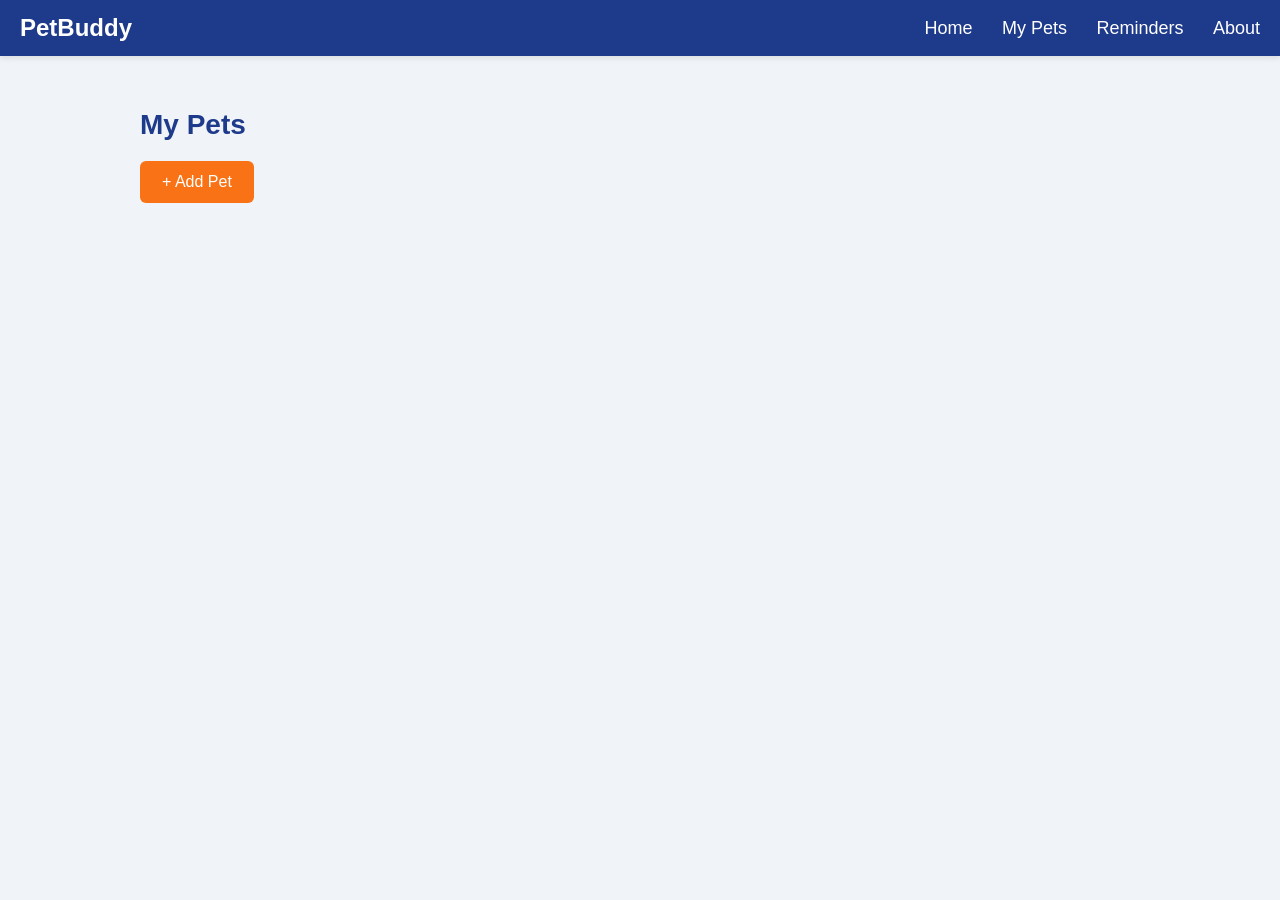
<file: webpage/index.html>
<!DOCTYPE html>
<html lang="en">
<head>
    <meta charset="UTF-8">
    <meta name="viewport" content="width=device-width, initial-scale=1.0">
    <title>Document</title>
</head>
<body>
    <!DOCTYPE html>
<html lang="en">
<head>
    <meta charset="UTF-8">
    <meta name="viewport" content="width=device-width, initial-scale=1">
    <title>PetBuddy - Pet Care Assistant</title>

    <link rel="stylesheet" href="style.css">

    <script src="https://ajax.googleapis.com/ajax/libs/jquery/3.7.1/jquery.min.js"></script>
</head>
<body>
    
    <header>
        <div class="logo">PetBuddy</div>

        <div class="hamburger">&#9776;</div>

        <nav class="desktop-nav">
            <a href="#">Home</a>
            <a href="#">My Pets</a>
            <a href="#">Reminders</a>
            <a href="#">About</a>
        </nav>
    </header>

    <div class="side-menu">
        <ul>
            <li>Home</li>
            <li>My Pets</li>
            <li>Reminders</li>
            <li>About</li>
        </ul>
    </div>

    <section class="container">
        <h1 class="page-title">My Pets</h1>

        <button id="addPetBtn" class="add-btn">+ Add Pet</button>

        <div id="petList" class="pet-list"></div>
    </section>

    <div class="popup" id="popupForm">
        <div class="popup-content">
            <h2>Add New Pet</h2>
            <input type="text" id="petName" placeholder="Pet Name">
            <input type="text" id="petType" placeholder="Pet Type (Dog/Cat)">
            <input type="number" id="petAge" placeholder="Pet Age">
            <button id="savePet">Save</button>
            <button id="closePopup">Close</button>
        </div>
    </div>

    <script src="script.js"></script>

</body>
</html>
</file>
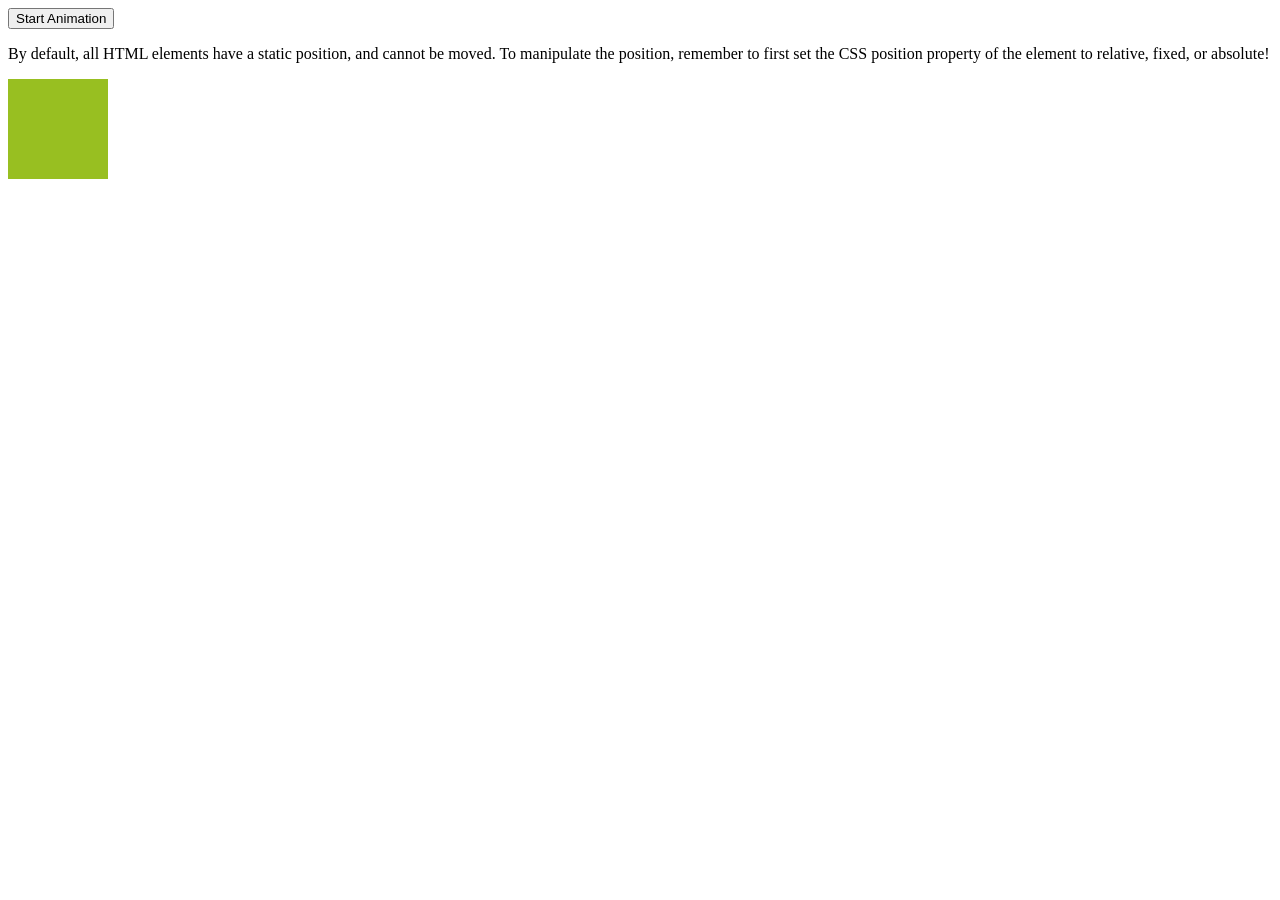
<file: course.html>
<!DOCTYPE html>
<html>
<head>
<script src="https://ajax.googleapis.com/ajax/libs/jquery/3.7.1/jquery.min.js"></script>
<script> 

$(document).ready(function(){
  $("button").click(function(){
    var div = $("div");
    div.animate({height: '300px', opacity: '0.4'}, "slow");
    div.animate({width: '300px', opacity: '0.8'}, "slow");
    div.animate({height: '100px', opacity: '0.4'}, "slow");
    div.animate({width: '100px', opacity: '0.8'}, "slow");
  });
});
</script> 
<body>
  


<button>Start Animation</button>

<p>By default, all HTML elements have a static position, and cannot be moved. To manipulate the position, remember to first set the CSS position property of the element to relative, fixed, or absolute!</p>

<div style="background:#98bf21;height:100px;width:100px;position:absolute;"></div>

</body>
</html>
</file>
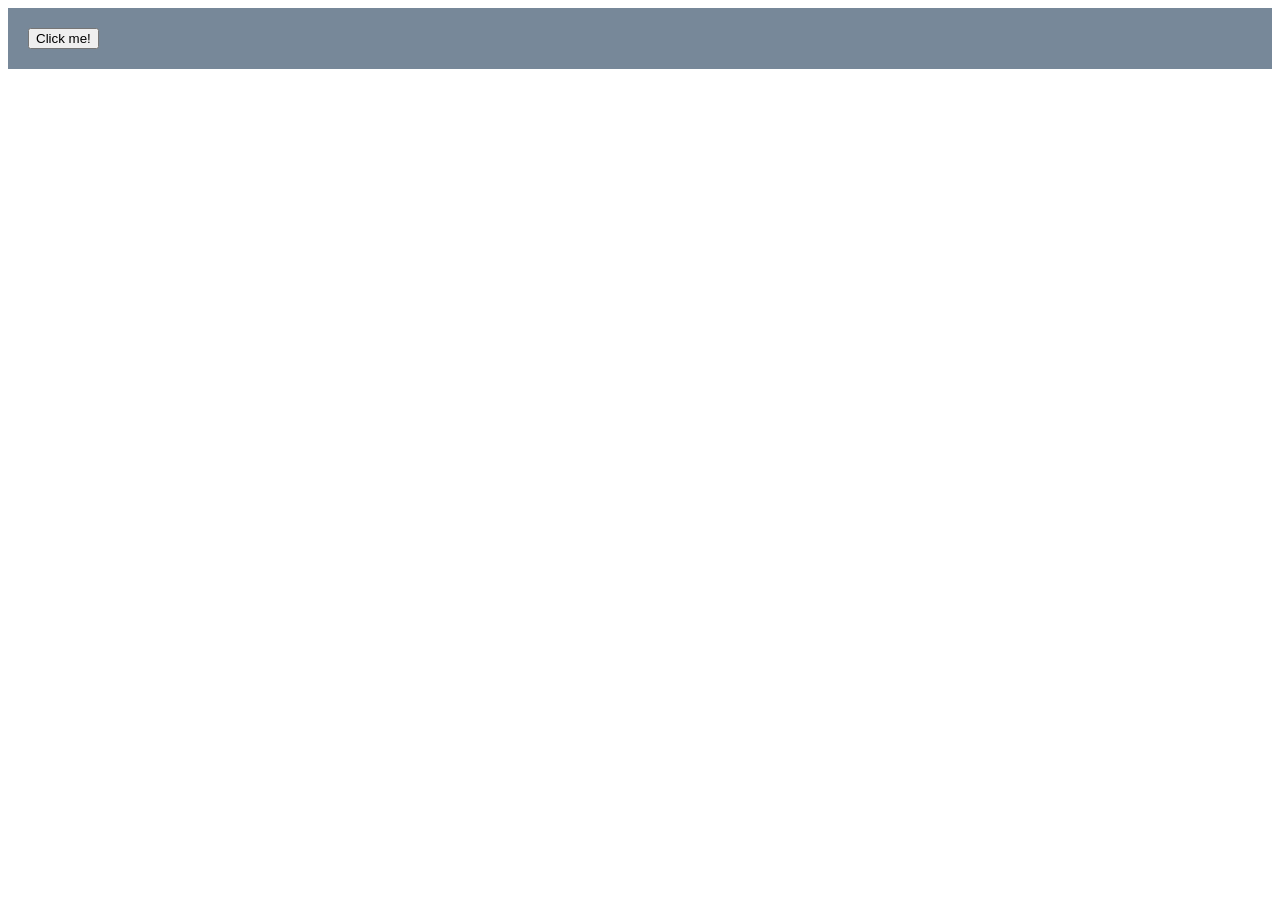
<file: Week3.html>
<!DOCTYPE html>
<html lang="en">
<head>
  <meta charset="UTF-8">
  <meta name="viewport" content="width=device-width, initial-scale=1.0">
  <title>Week 3 Practice</title>
  <script src="https://ajax.googleapis.com/ajax/libs/jquery/3.7.1/jquery.min.js"></script>

  <script>
    $(document).ready(function(){
      $(".button").click(function(){
        $("#p1").fadeIn();
        $("#login").fadeIn("slow");
    });
    $("#div1").dblclick(function(){
      $(this).fadeOut();
    })

  
      $("#p1").on({
        mouseenter: function(){
          $(this).css("background-color", "grey");
        },
        mouseleave: function(){
          $(this).css("background-color","brown");
        },
  
      });

      $("#login").focus(function(){
        $(this).css("color", "blue");
      });

    });

  </script>
</head>

<body>
  <div id="div1" style="background-color: lightslategray; padding: 20px;">
    <button class="button">Click me!</button>
    <p id="p1" style="display:none;">This is week 3 practice session. </p> <br>

  </div>
</body>
</html>
</file>
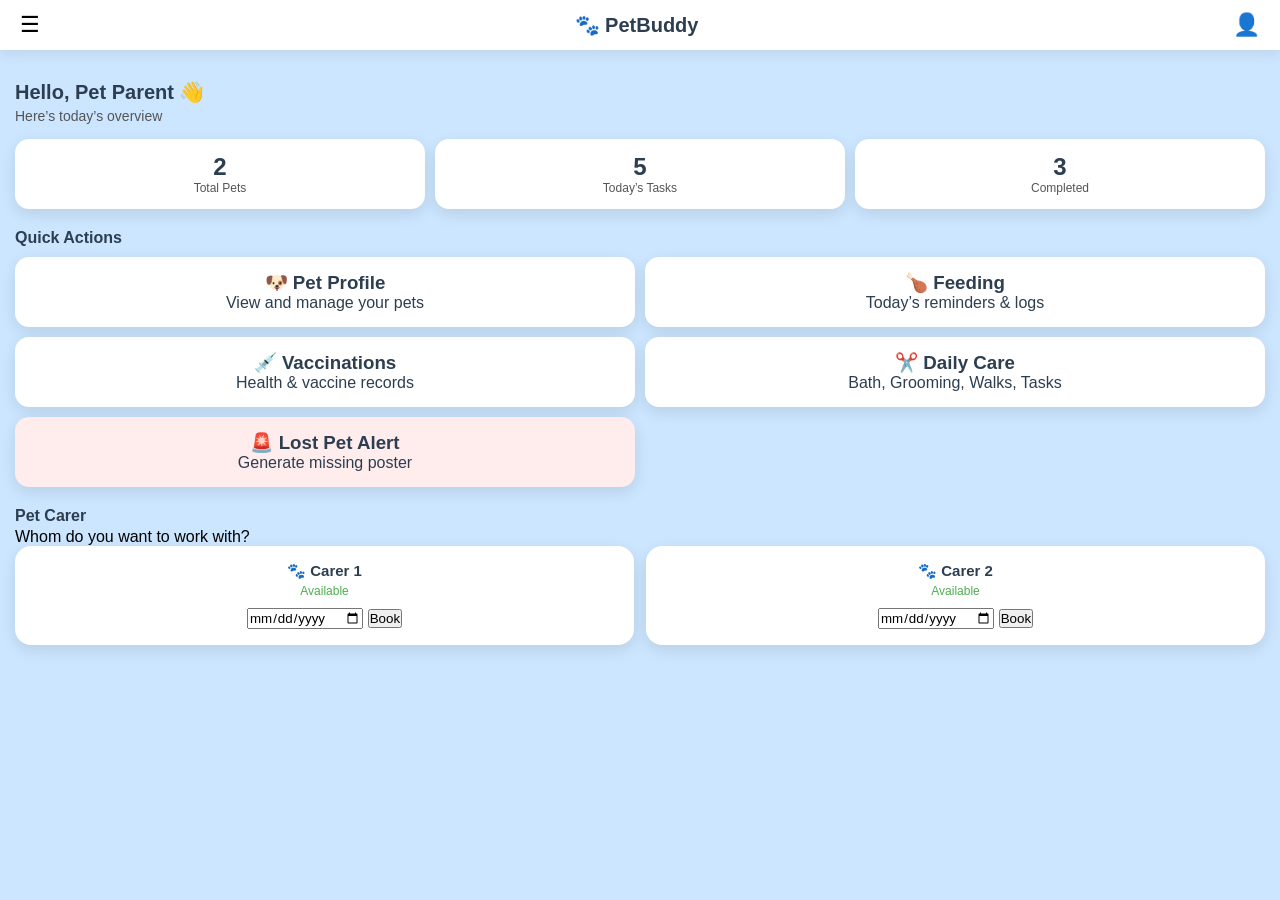
<file: Contact us/petbuddy/dashboard.html>
<!DOCTYPE html>
<html lang="en">
<head>
  <meta charset="UTF-8">
  <title>PetBuddy Dashboard</title>
  <meta name="viewport" content="width=device-width, initial-scale=1.0">
  <link rel="stylesheet" href="./css/dashboard.css">
</head>
<body>

<!-- Hamburger Drawer Menu -->
<div id="drawer" class="drawer">
  <span class="close-btn" onclick="toggleDrawer()">×</span>
  <ul>
    <li>🏠 Home</li>
    <li>📅 Schedule</li>
    <li>➕ Add Pet</li>
    <li>🔔 Notifications</li>
    <li>⚙️ Settings</li>
  </ul>
</div>

<!-- Top Bar -->
<header class="topbar">
  <span class="hamburger" onclick="toggleDrawer()">☰</span>
  <h2 class="logo">🐾 PetBuddy</h2>
  <span class="profile">👤</span>
</header>

<main class="container">

  <!-- Welcome Section -->
  <section class="welcome">
    <h3>Hello, Pet Parent 👋</h3>
    <p>Here’s today’s overview</p>
  </section>

  <!-- Stats Section -->
  <section class="stats">
    <div class="stat-card">
      <h2>2</h2>
      <p>Total Pets</p>
    </div>
    <div class="stat-card">
      <h2>5</h2>
      <p>Today’s Tasks</p>
    </div>
    <div class="stat-card">
      <h2>3</h2>
      <p>Completed</p>
    </div>
  </section>

  <!-- Quick Actions -->
  <section class="quick-title">
    <h4>Quick Actions</h4>
  </section>

  <section class="quick-grid">
    <div class="quick-card">
      <h3>🐶 Pet Profile</h3>
      <p>View and manage your pets</p>
    </div>
    <div class="quick-card">
      <h3>🍗 Feeding</h3>
      <p>Today’s reminders & logs</p>
    </div>
    <div class="quick-card">
      <h3>💉 Vaccinations</h3>
      <p>Health & vaccine records</p>
    </div>
    <div class="quick-card">
      <h3>✂️ Daily Care</h3>
      <p>Bath, Grooming, Walks, Tasks</p>
    </div>
    <div class="quick-card alert">
      <h3>🚨 Lost Pet Alert</h3>
      <p>Generate missing poster</p>
    </div>
  </section>

  <!-- Pet Carer Section -->
   <section class="pet-carer-title">
  <h4>Pet Carer</h4>
  <p>Whom do you want to work with?</p>
</section>

<section class="pet-carer-grid">

  <div class="carer-card">
    <h3>🐾 Carer 1</h3>
    <p class="status">Available</p>

    <div class="booking-row">
      <input type="date" class="booking-date">
      <button onclick="bookCarer('Carer 1')">Book</button>
    </div>
  </div>

  <div class="carer-card">
    <h3>🐾 Carer 2</h3>
    <p class="status">Available</p>

    <div class="booking-row">
      <input type="date" class="booking-date">
      <button onclick="bookCarer('Carer 2')">Book</button>
    </div>
  </div>



</main>

<script>
  function toggleDrawer() {
    document.getElementById("drawer").classList.toggle("open");
  }
</script>

</body>
</html>
</file>
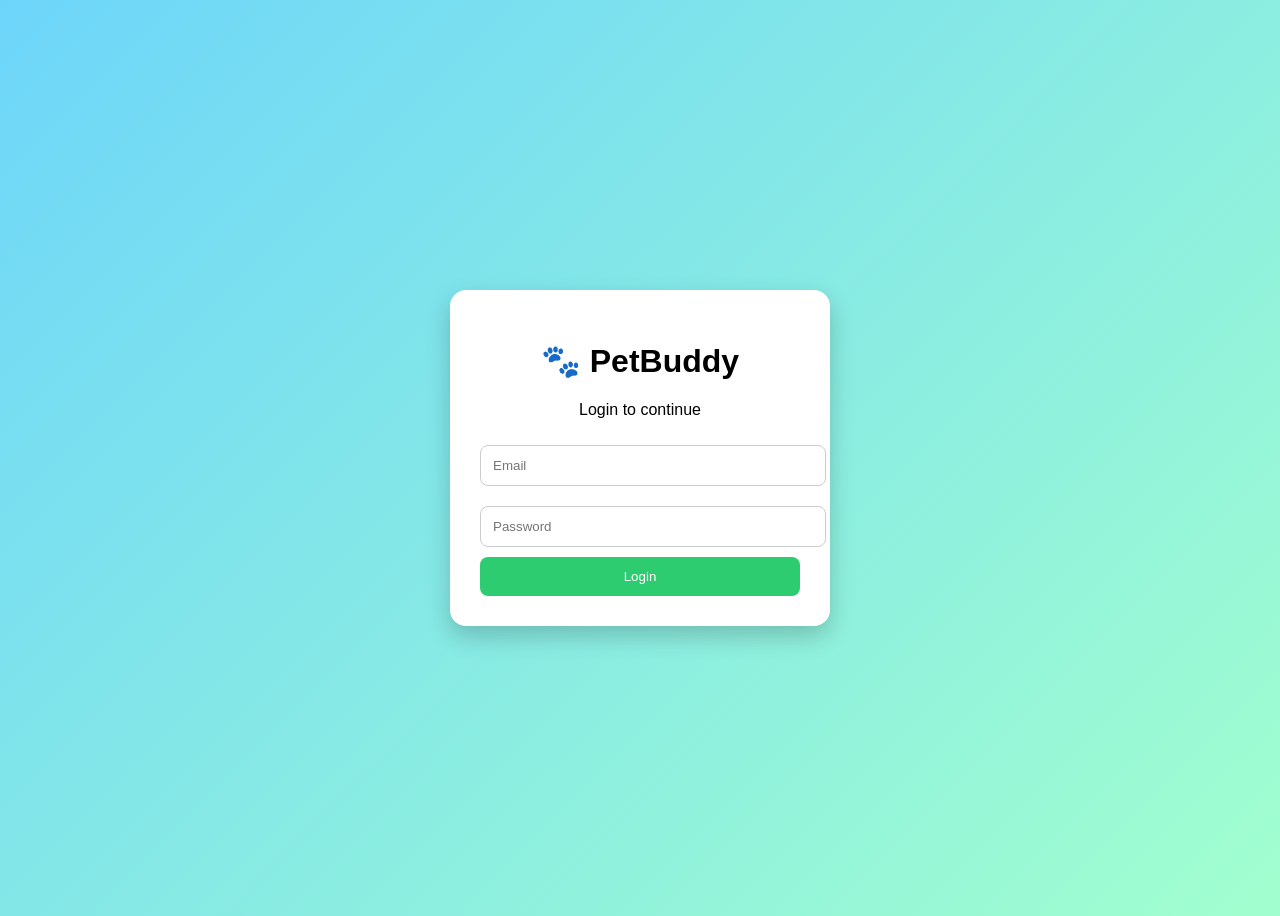
<file: Contact us/petbuddy/login.html>
<!DOCTYPE html>
<html lang="en">
<head>
  <meta charset="UTF-8">
  <title>PetBuddy Login</title>
  <meta name="viewport" content="width=device-width, initial-scale=1.0">
  <link rel="stylesheet" href="./css/login.css">
</head>
<body>

<div class="login-card">
  <h1>🐾 PetBuddy</h1>
  <p>Login to continue</p>

  <input type="email" id="email" placeholder="Email">
  <input type="password" id="password" placeholder="Password">

  <button id="loginBtn">Login</button>
</div>

<script src="./js/app.js"></script>
</body>
</html>
</file>
<file: webpage/style.css>
body {
    margin: 0;
    font-family: Arial, sans-serif;
    background: #f0f4f8; 
}

header {
    display: flex;
    justify-content: space-between;
    align-items: center;
    padding: 14px 20px;
    background: #1e3a8a; 
    color: #fff;
    box-shadow: 0 2px 6px rgba(0,0,0,0.1);
    position: sticky;
    top: 0;
    z-index: 10;
}

.logo {
    font-size: 24px;
    font-weight: bold;
}

.desktop-nav {
    display: none;
}

.desktop-nav a {
    margin-left: 25px;
    text-decoration: none;
    color: #fff;
    font-size: 18px;
}

.hamburger {
    font-size: 26px;
    cursor: pointer;
    color: #fff; 
}

.side-menu {
    position: fixed;
    top: 0;
    left: -260px;
    width: 230px;
    height: 100vh;
    background: #2c3e50; 
    color: white;
    padding-top: 60px;
    transition: 0.3s;
}

.side-menu ul {
    list-style: none;
    padding: 0;
}

.side-menu ul li {
    padding: 18px 25px;
    border-bottom: 1px solid #34495e; 
}

.container {
    max-width: 1000px;
    margin: auto;
    padding: 30px;
}

.page-title {
    font-size: 28px;
    margin-bottom: 20px;
    color: #1e3a8a; 
}

.add-btn {
    background: #f97316; 
    color: white;
    border: none;
    padding: 12px 22px;
    border-radius: 6px;
    font-size: 16px;
    cursor: pointer;
}

.add-btn:hover {
    background: #d65a0d;
}


.pet-list {
    margin-top: 25px;
}

.pet-card {
    background: linear-gradient(135deg, #f59e0b, #d97706);
    padding: 20px;
    border-radius: 12px;
    margin-bottom: 20px;
    box-shadow: 0 4px 8px rgba(0,0,0,0.2);
    color: #fff; 
}


.popup {
    display: none;
    position: fixed;
    top:0;
    left:0;
    width: 100%;
    height: 100%;
    background: rgba(0,0,0,0.5);
}

.popup-content {
    background: #6ee7b7; 
    width: 300px;
    padding: 20px;
    margin: 120px auto;
    border-radius: 10px;
    color: #1f2937; 
}


@media screen and (min-width: 900px) {

    .hamburger {
        display: none;
    }

    .desktop-nav {
        display: block;
    }

    .side-menu {
        display: none;
    }

    .pet-list {
        display: grid;
        grid-template-columns: repeat(3, 1fr);
        gap: 20px;
    }
}
</file>
<file: Contact us/petbuddy/css/dashboard.css>
* {
  margin: 0;
  padding: 0;
  box-sizing: border-box;
  font-family: "Segoe UI", sans-serif;
}

body {
  background: #cce6ff; /* light blue background */
  padding-bottom: 20px;
}

/* Drawer Menu */
.drawer {
  position: fixed;
  top: 0;
  left: -250px;
  width: 220px;
  height: 100%;
  background: white;
  box-shadow: 4px 0 12px rgba(0,0,0,0.2);
  padding: 20px;
  transition: left 0.3s;
  z-index: 1000;
}

.drawer.open {
  left: 0;
}

.drawer .close-btn {
  font-size: 22px;
  cursor: pointer;
  display: block;
  text-align: right;
  margin-bottom: 20px;
}

.drawer ul {
  list-style: none;
}

.drawer li {
  padding: 12px 0;
  font-size: 16px;
  cursor: pointer;
}

/* Top Bar */
.topbar {
  background: #ffffff;
  padding: 12px 20px;
  display: flex;
  justify-content: space-between;
  align-items: center;
  box-shadow: 0 4px 12px rgba(0,0,0,0.08);
  position: sticky;
  top: 0;
  z-index: 500;
}

.topbar .hamburger {
  font-size: 22px;
  cursor: pointer;
}

.topbar .logo {
  font-size: 20px;
  text-align: center;
  flex: 1;
  color: #2c3e50;
}

.topbar .profile {
  font-size: 22px;
  cursor: pointer;
}

/* Container */
.container {
  padding: 15px;
}

/* Welcome */
.welcome h3 {
  font-size: 20px;
  color: #2c3e50;
  margin-top: 15px;
}

.welcome p {
  color: #555;
  margin-top: 4px;
  font-size: 14px;
}

/* Stats Section */
.stats {
  display: grid;
  grid-template-columns: repeat(3, 1fr);
  gap: 10px;
  margin-top: 15px;
}

.stat-card {
  background: white;
  border-radius: 14px;
  padding: 14px;
  text-align: center;
  box-shadow: 0 5px 15px rgba(0,0,0,0.1);
  cursor: pointer;
  transition: transform 0.2s;
}

.stat-card:hover {
  transform: translateY(-3px);
}

.stat-card h2 {
  font-size: 24px;
  color: #2c3e50;
}

.stat-card p {
  font-size: 12px;
  color: #555;
}

/* Quick Actions */
.quick-title {
  margin-top: 20px;
}

.quick-title h4 {
  font-size: 16px;
  color: #2c3e50;
  margin-bottom: 10px;
}

.quick-grid {
  display: grid;
  grid-template-columns: repeat(2, 1fr);
  gap: 10px;
}

.quick-card {
  background: white;
  border-radius: 14px;
  padding: 15px;
  text-align: center;
  color: #2c3e50;
  box-shadow: 0 5px 15px rgba(0,0,0,0.1);
  cursor: pointer;
  transition: transform 0.2s;
}

.quick-card:hover {
  transform: translateY(-3px);
}

.quick-card.alert {
  background: #ffecec;
}

/* Pet Carer Section */
.pet-carer-grid {
  display: grid;
  grid-template-columns: repeat(2, 1fr);
  gap: 12px;
  margin-bottom: 25px;
}

.carer-card {
  background: white;
  border-radius: 16px;
  padding: 16px;
  box-shadow: 0 5px 15px rgba(0,0,0,0.1);
  text-align: center;
}

.carer-card h3 {
  font-size: 15px;
  color: #2c3e50;
  margin-bottom: 4px;
}

.carer-card .status {
  font-size: 12px;
  color: #4CAF50;
  margin-bottom: 10px;
}




.book-btn {
  width: 100%;
  padding: 8px;
  margin-top: 6px;
  border: none;
  background: #4CAF50;
  color: white;
  border-radius: 8px;
  cursor: pointer;
  font-size: 14px;
}

.book-btn:hover {
  background: #43a047;
}

.pet-carer-title {
  margin-top: 20px;
}

.pet-carer-title h4 {
  font-size: 16px;
  color: #2c3e50;
  margin-bottom: 3px;
}


/* Mobile Responsive */
@media (max-width: 600px) {
  .stats, .quick-grid, .pet-carer-grid {
    grid-template-columns: 1fr; /* stack vertically */
  }

  .topbar .logo {
    font-size: 18px;
  }
}
</file>
<file: Contact us/petbuddy/css/login.css>
body {
  height: 100vh;
  display: flex;
  justify-content: center;
  align-items: center;
  background: linear-gradient(135deg, #6dd5fa, #a1ffce);
  font-family: Arial, sans-serif;
}

.login-card {
  background: white;
  padding: 30px;
  width: 320px;
  border-radius: 16px;
  text-align: center;
  box-shadow: 0 10px 25px rgba(0,0,0,0.2);
}

.login-card input {
  width: 100%;
  padding: 12px;
  margin: 10px 0;
  border-radius: 8px;
  border: 1px solid #ccc;
}

.login-card button {
  width: 100%;
  padding: 12px;
  background: #2ecc71;
  border: none;
  color: white;
  border-radius: 8px;
  cursor: pointer;
}
</file>
